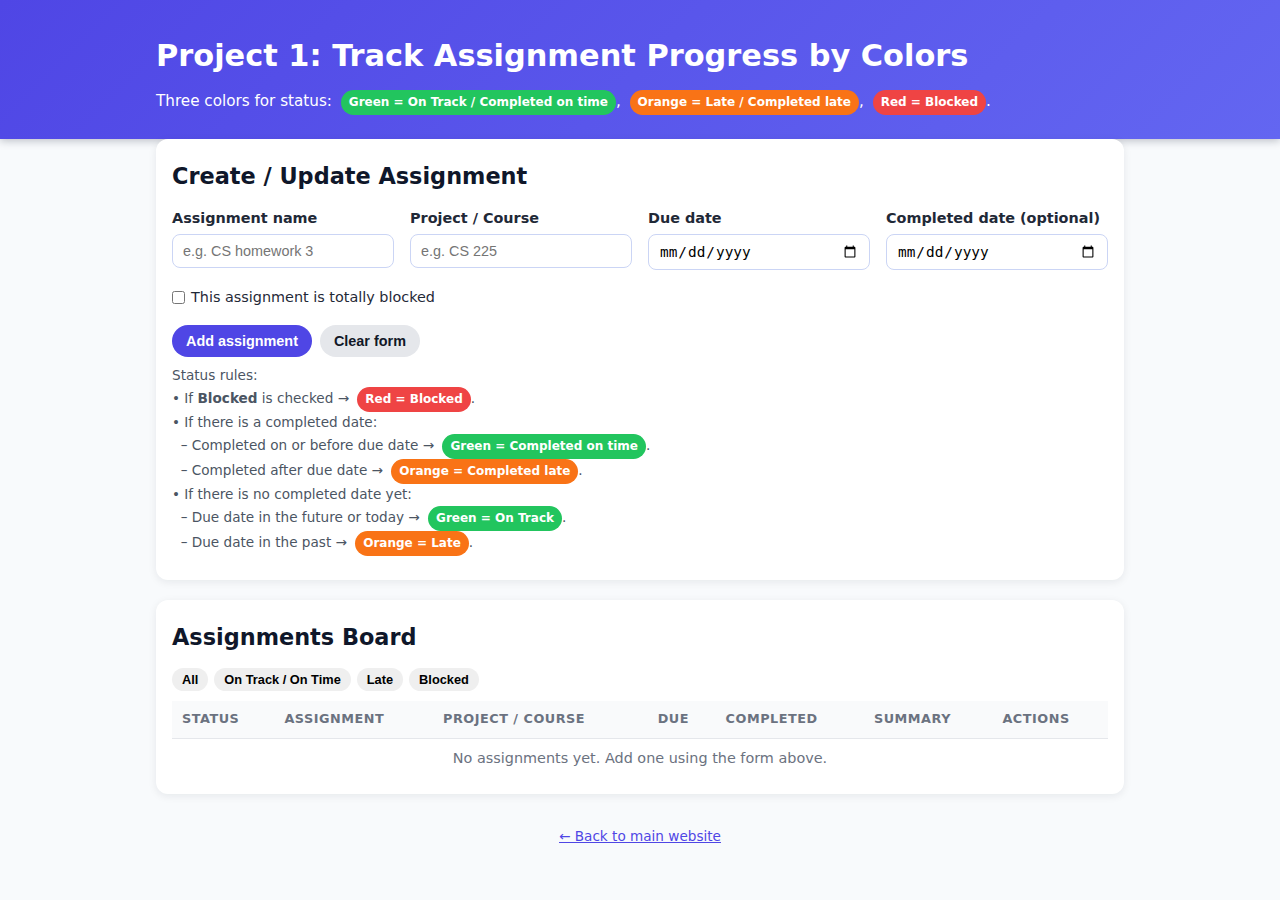
<file: project1/index.html>
<!DOCTYPE html>
<html lang="en">
<head>
  <meta charset="UTF-8" />
  <meta name="viewport" content="width=device-width, initial-scale=1.0" />
  <title>Project 1 - Assignment Progress by Colors</title>
  <link rel="stylesheet" href="styles.css" />
</head>
<body>
  <header class="app-header">
    <div class="container">
      <h1>Project 1: Track Assignment Progress by Colors</h1>
      <p class="subtitle">
        Three colors for status:
        <span class="status-pill status-meet">Green = On Track / Completed on time</span>,
        <span class="status-pill status-late">Orange = Late / Completed late</span>,
        <span class="status-pill status-blocked">Red = Blocked</span>.
      </p>
    </div>
  </header>

  <main class="container">
    <section class="create-section">
      <h2>Create / Update Assignment</h2>
      <form id="assignmentForm" class="assignment-form">
        <div class="form-row">
          <label for="name">Assignment name</label>
          <input type="text" id="name" name="name" required placeholder="e.g. CS homework 3" />
        </div>

        <div class="form-row">
          <label for="project">Project / Course</label>
          <input type="text" id="project" name="project" placeholder="e.g. CS 225" />
        </div>

        <div class="form-row">
          <label for="dueDate">Due date</label>
          <input type="date" id="dueDate" name="dueDate" required />
        </div>

        <div class="form-row">
          <label for="completedDate">Completed date (optional)</label>
          <input type="date" id="completedDate" name="completedDate" />
        </div>

        <div class="form-row checkbox-row">
          <label>
            <input type="checkbox" id="blocked" name="blocked" />
            This assignment is totally blocked
          </label>
        </div>

        <div class="form-actions">
          <button type="submit" class="btn primary" id="saveButton">Add assignment</button>
          <button type="button" class="btn ghost" id="resetButton">Clear form</button>
        </div>

        <input type="hidden" id="editId" />
      </form>
      <p class="note">
        Status rules:
        <br />
        • If <strong>Blocked</strong> is checked → <span class="status-pill status-blocked">Red = Blocked</span>.<br />
        • If there is a completed date:<br />
        &nbsp;&nbsp;– Completed on or before due date → <span class="status-pill status-meet">Green = Completed on time</span>.<br />
        &nbsp;&nbsp;– Completed after due date → <span class="status-pill status-late">Orange = Completed late</span>.<br />
        • If there is no completed date yet:<br />
        &nbsp;&nbsp;– Due date in the future or today → <span class="status-pill status-meet">Green = On Track</span>.<br />
        &nbsp;&nbsp;– Due date in the past → <span class="status-pill status-late">Orange = Late</span>.
      </p>
    </section>

    <section class="board-section">
      <h2>Assignments Board</h2>
      <div class="board-toolbar">
        <button type="button" class="btn small" id="filterAll">All</button>
        <button type="button" class="btn small" id="filterMeet">On Track / On Time</button>
        <button type="button" class="btn small" id="filterLate">Late</button>
        <button type="button" class="btn small" id="filterBlocked">Blocked</button>
      </div>
      <div class="board">
        <table class="assignments-table">
          <thead>
            <tr>
              <th>Status</th>
              <th>Assignment</th>
              <th>Project / Course</th>
              <th>Due</th>
              <th>Completed</th>
              <th>Summary</th>
              <th>Actions</th>
            </tr>
          </thead>
          <tbody id="assignmentsBody">
            <!-- rows inserted by script.js -->
          </tbody>
        </table>
        <p id="emptyState" class="empty-state">No assignments yet. Add one using the form above.</p>
      </div>
    </section>
  </main>

  <footer class="app-footer">
    <div class="container">
      <a href="/" class="back-link">← Back to main website</a>
    </div>
  </footer>

  <script src="script.js"></script>
</body>
</html>
</file>
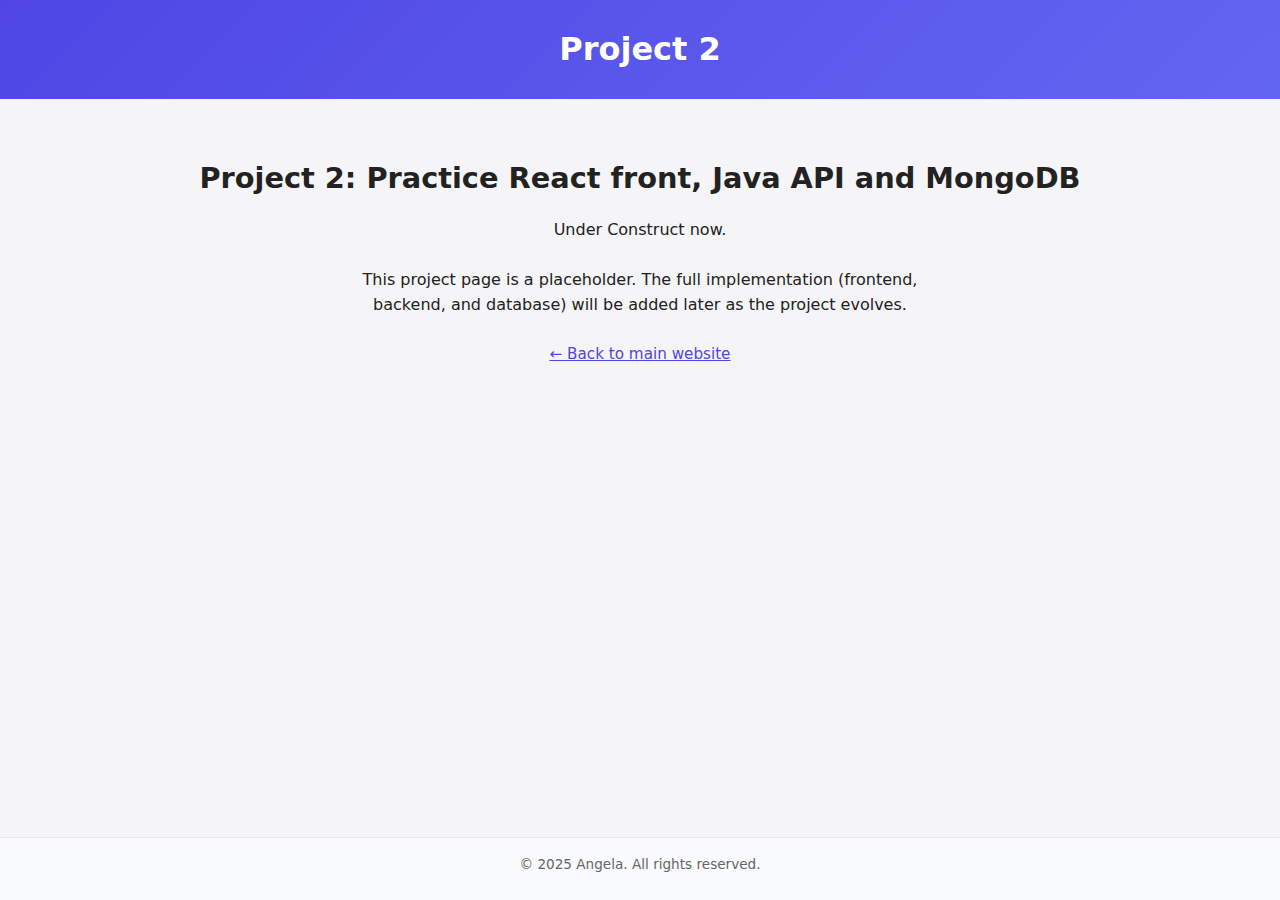
<file: project2/index.html>
<!DOCTYPE html>
<html lang="en">
<head>
  <meta charset="UTF-8" />
  <meta name="viewport" content="width=device-width, initial-scale=1.0" />
  <title>Project 2: Practice React front, Java API and MongoDB</title>
  <link rel="stylesheet" href="/assets/styles.css" />
</head>
<body class="project-page">
  <header class="project-page-header">
    <div class="container">
      <h1>Project 2</h1>
    </div>
  </header>

  <main class="project-page-main">
    <div class="container">
      <h2 class="project-page-title">Project 2: Practice React front, Java API and MongoDB</h2>
      <p class="project-page-status">Under Construct now.</p>
      <p style="text-align:center; max-width: 600px; margin: 0 auto;">
        This project page is a placeholder. The full implementation (frontend, backend, and database)
        will be added later as the project evolves.
      </p>
      <p style="text-align:center;">
        <a class="back-link" href="/">← Back to main website</a>
      </p>
    </div>
  </main>

  <footer class="site-footer">
    <div class="container">
      <p>&copy; 2025 Angela. All rights reserved.</p>
    </div>
  </footer>
</body>
</html>
</file>
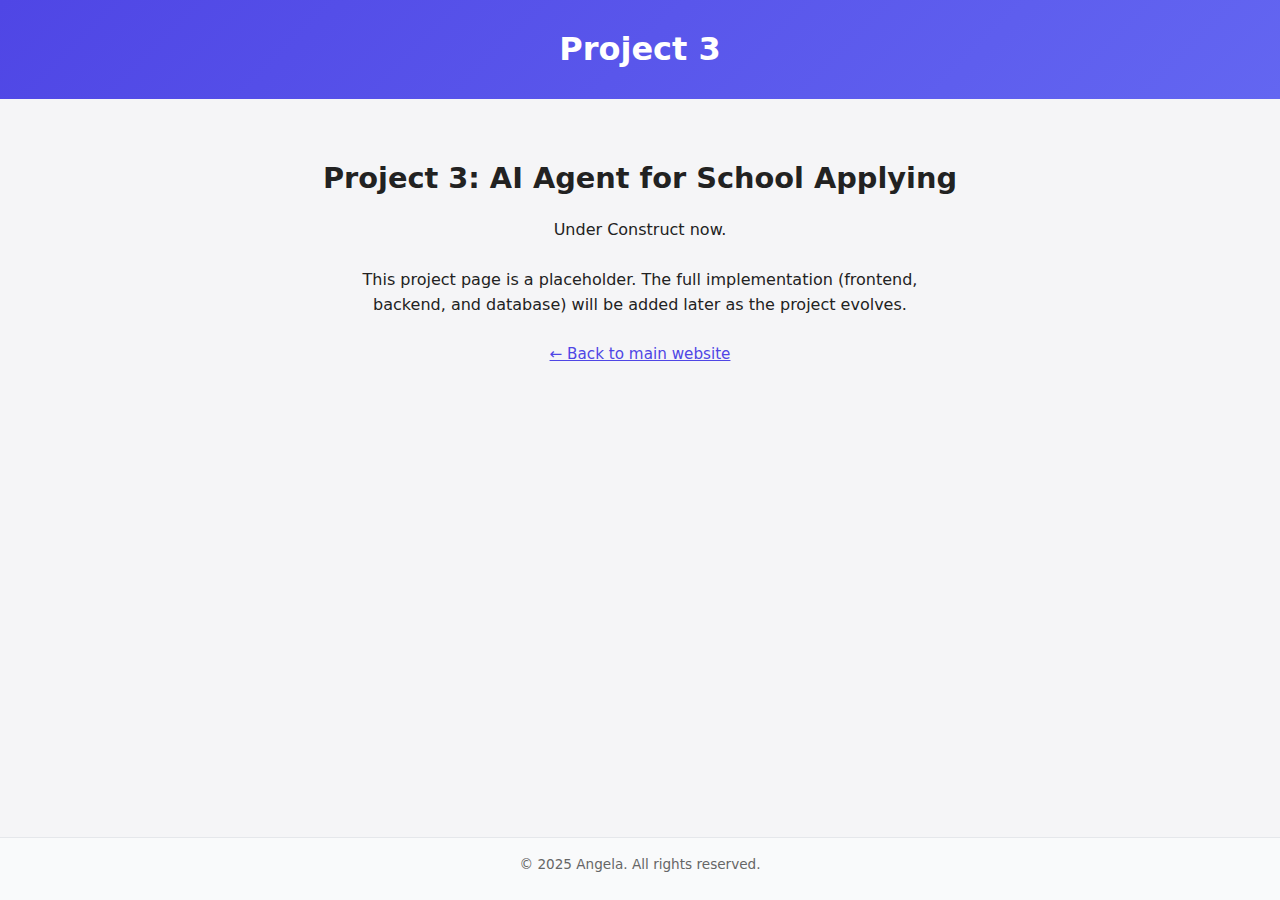
<file: project3/index.html>
<!DOCTYPE html>
<html lang="en">
<head>
  <meta charset="UTF-8" />
  <meta name="viewport" content="width=device-width, initial-scale=1.0" />
  <title>Project 3: AI Agent for School Applying</title>
  <link rel="stylesheet" href="/assets/styles.css" />
</head>
<body class="project-page">
  <header class="project-page-header">
    <div class="container">
      <h1>Project 3</h1>
    </div>
  </header>

  <main class="project-page-main">
    <div class="container">
      <h2 class="project-page-title">Project 3: AI Agent for School Applying</h2>
      <p class="project-page-status">Under Construct now.</p>
      <p style="text-align:center; max-width: 600px; margin: 0 auto;">
        This project page is a placeholder. The full implementation (frontend, backend, and database)
        will be added later as the project evolves.
      </p>
      <p style="text-align:center;">
        <a class="back-link" href="/">← Back to main website</a>
      </p>
    </div>
  </main>

  <footer class="site-footer">
    <div class="container">
      <p>&copy; 2025 Angela. All rights reserved.</p>
    </div>
  </footer>
</body>
</html>
</file>
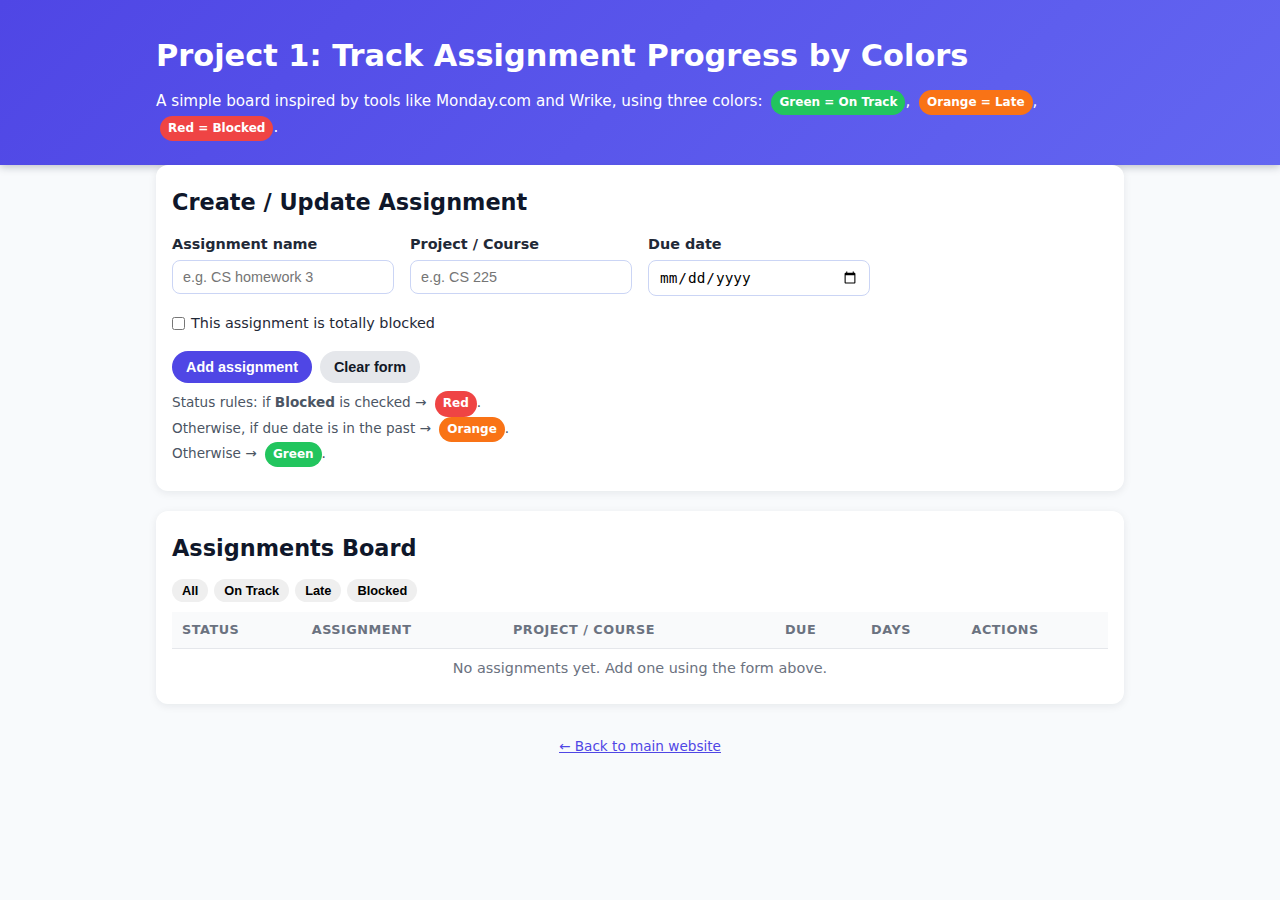
<file: project1/index_v2.html>
<!DOCTYPE html>
<html lang="en">
<head>
  <meta charset="UTF-8" />
  <meta name="viewport" content="width=device-width, initial-scale=1.0" />
  <title>Project 1 - Assignment Progress by Colors</title>
  <link rel="stylesheet" href="styles.css" />
</head>
<body>
  <header class="app-header">
    <div class="container">
      <h1>Project 1: Track Assignment Progress by Colors</h1>
      <p class="subtitle">
        A simple board inspired by tools like Monday.com and Wrike, using three colors:
        <span class="status-pill status-meet">Green = On Track</span>,
        <span class="status-pill status-late">Orange = Late</span>,
        <span class="status-pill status-blocked">Red = Blocked</span>.
      </p>
    </div>
  </header>

  <main class="container">
    <section class="create-section">
      <h2>Create / Update Assignment</h2>
      <form id="assignmentForm" class="assignment-form">
        <div class="form-row">
          <label for="name">Assignment name</label>
          <input type="text" id="name" name="name" required placeholder="e.g. CS homework 3" />
        </div>

        <div class="form-row">
          <label for="project">Project / Course</label>
          <input type="text" id="project" name="project" placeholder="e.g. CS 225" />
        </div>

        <div class="form-row">
          <label for="dueDate">Due date</label>
          <input type="date" id="dueDate" name="dueDate" required />
        </div>

        <div class="form-row checkbox-row">
          <label>
            <input type="checkbox" id="blocked" name="blocked" />
            This assignment is totally blocked
          </label>
        </div>

        <div class="form-actions">
          <button type="submit" class="btn primary" id="saveButton">Add assignment</button>
          <button type="button" class="btn ghost" id="resetButton">Clear form</button>
        </div>

        <input type="hidden" id="editId" />
      </form>
      <p class="note">
        Status rules: if <strong>Blocked</strong> is checked → <span class="status-pill status-blocked">Red</span>.<br />
        Otherwise, if due date is in the past → <span class="status-pill status-late">Orange</span>.<br />
        Otherwise → <span class="status-pill status-meet">Green</span>.
      </p>
    </section>

    <section class="board-section">
      <h2>Assignments Board</h2>
      <div class="board-toolbar">
        <button type="button" class="btn small" id="filterAll">All</button>
        <button type="button" class="btn small" id="filterMeet">On Track</button>
        <button type="button" class="btn small" id="filterLate">Late</button>
        <button type="button" class="btn small" id="filterBlocked">Blocked</button>
      </div>
      <div class="board">
        <table class="assignments-table">
          <thead>
            <tr>
              <th>Status</th>
              <th>Assignment</th>
              <th>Project / Course</th>
              <th>Due</th>
              <th>Days</th>
              <th>Actions</th>
            </tr>
          </thead>
          <tbody id="assignmentsBody">
            <!-- rows inserted by script.js -->
          </tbody>
        </table>
        <p id="emptyState" class="empty-state">No assignments yet. Add one using the form above.</p>
      </div>
    </section>
  </main>

  <footer class="app-footer">
    <div class="container">
      <a href="/" class="back-link">← Back to main website</a>
    </div>
  </footer>

  <script src="script.js"></script>
</body>
</html>
</file>
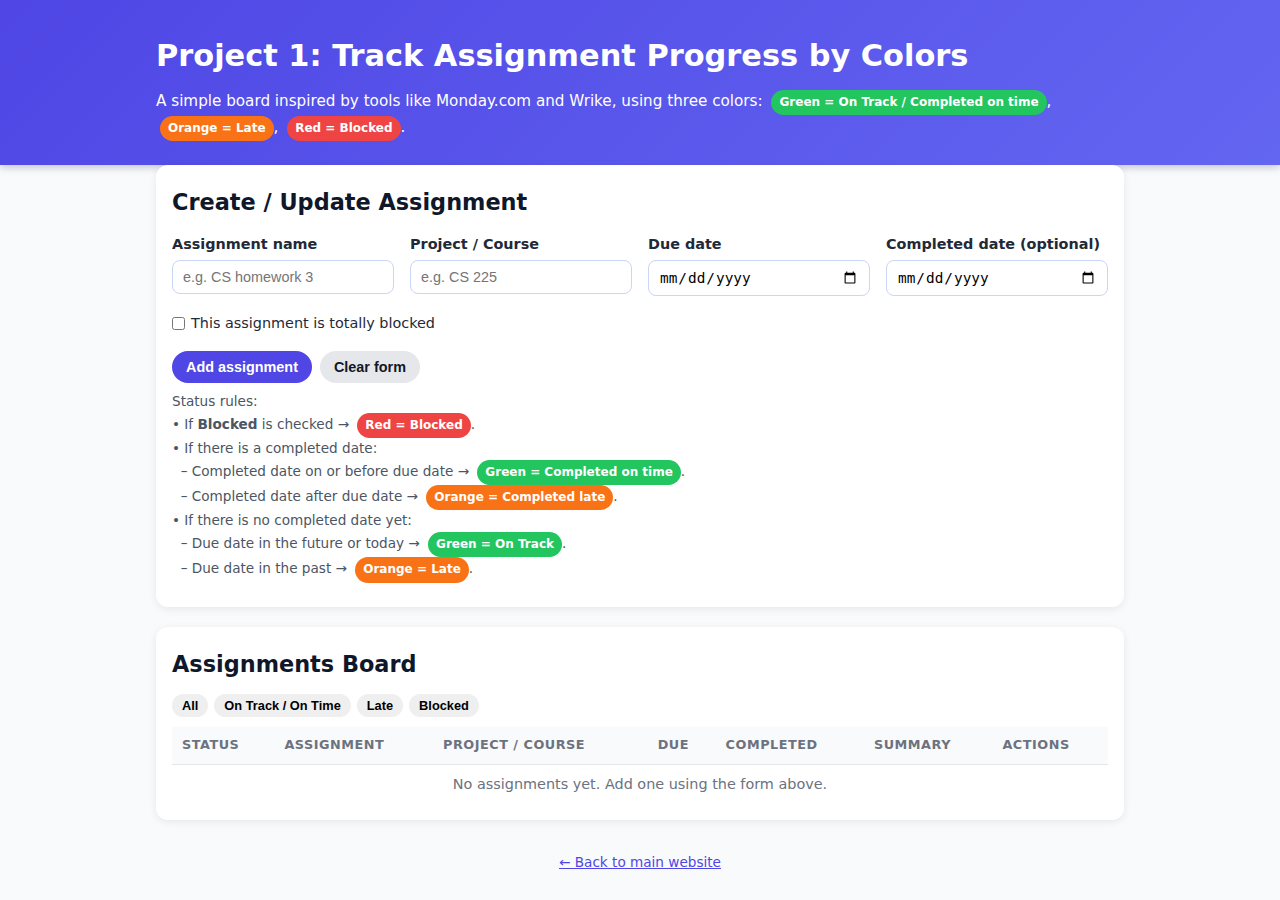
<file: project1/index_v22.html>
<!DOCTYPE html>
<html lang="en">
<head>
  <meta charset="UTF-8" />
  <meta name="viewport" content="width=device-width, initial-scale=1.0" />
  <title>Project 1 - Assignment Progress by Colors</title>
  <link rel="stylesheet" href="styles.css" />
</head>
<body>
  <header class="app-header">
    <div class="container">
      <h1>Project 1: Track Assignment Progress by Colors</h1>
      <p class="subtitle">
        A simple board inspired by tools like Monday.com and Wrike, using three colors:
        <span class="status-pill status-meet">Green = On Track / Completed on time</span>,
        <span class="status-pill status-late">Orange = Late</span>,
        <span class="status-pill status-blocked">Red = Blocked</span>.
      </p>
    </div>
  </header>

  <main class="container">
    <section class="create-section">
      <h2>Create / Update Assignment</h2>
      <form id="assignmentForm" class="assignment-form">
        <div class="form-row">
          <label for="name">Assignment name</label>
          <input type="text" id="name" name="name" required placeholder="e.g. CS homework 3" />
        </div>

        <div class="form-row">
          <label for="project">Project / Course</label>
          <input type="text" id="project" name="project" placeholder="e.g. CS 225" />
        </div>

        <div class="form-row">
          <label for="dueDate">Due date</label>
          <input type="date" id="dueDate" name="dueDate" required />
        </div>

        <div class="form-row">
          <label for="completedDate">Completed date (optional)</label>
          <input type="date" id="completedDate" name="completedDate" />
        </div>

        <div class="form-row checkbox-row">
          <label>
            <input type="checkbox" id="blocked" name="blocked" />
            This assignment is totally blocked
          </label>
        </div>

        <div class="form-actions">
          <button type="submit" class="btn primary" id="saveButton">Add assignment</button>
          <button type="button" class="btn ghost" id="resetButton">Clear form</button>
        </div>

        <input type="hidden" id="editId" />
      </form>
      <p class="note">
        Status rules:
        <br />
        • If <strong>Blocked</strong> is checked → <span class="status-pill status-blocked">Red = Blocked</span>.<br />
        • If there is a completed date:<br />
        &nbsp;&nbsp;– Completed date on or before due date → <span class="status-pill status-meet">Green = Completed on time</span>.<br />
        &nbsp;&nbsp;– Completed date after due date → <span class="status-pill status-late">Orange = Completed late</span>.<br />
        • If there is no completed date yet:<br />
        &nbsp;&nbsp;– Due date in the future or today → <span class="status-pill status-meet">Green = On Track</span>.<br />
        &nbsp;&nbsp;– Due date in the past → <span class="status-pill status-late">Orange = Late</span>.
      </p>
    </section>

    <section class="board-section">
      <h2>Assignments Board</h2>
      <div class="board-toolbar">
        <button type="button" class="btn small" id="filterAll">All</button>
        <button type="button" class="btn small" id="filterMeet">On Track / On Time</button>
        <button type="button" class="btn small" id="filterLate">Late</button>
        <button type="button" class="btn small" id="filterBlocked">Blocked</button>
      </div>
      <div class="board">
        <table class="assignments-table">
          <thead>
            <tr>
              <th>Status</th>
              <th>Assignment</th>
              <th>Project / Course</th>
              <th>Due</th>
              <th>Completed</th>
              <th>Summary</th>
              <th>Actions</th>
            </tr>
          </thead>
          <tbody id="assignmentsBody">
            <!-- rows inserted by script.js -->
          </tbody>
        </table>
        <p id="emptyState" class="empty-state">No assignments yet. Add one using the form above.</p>
      </div>
    </section>
  </main>

  <footer class="app-footer">
    <div class="container">
      <a href="/" class="back-link">← Back to main website</a>
    </div>
  </footer>

  <script src="script.js"></script>
</body>
</html>
</file>
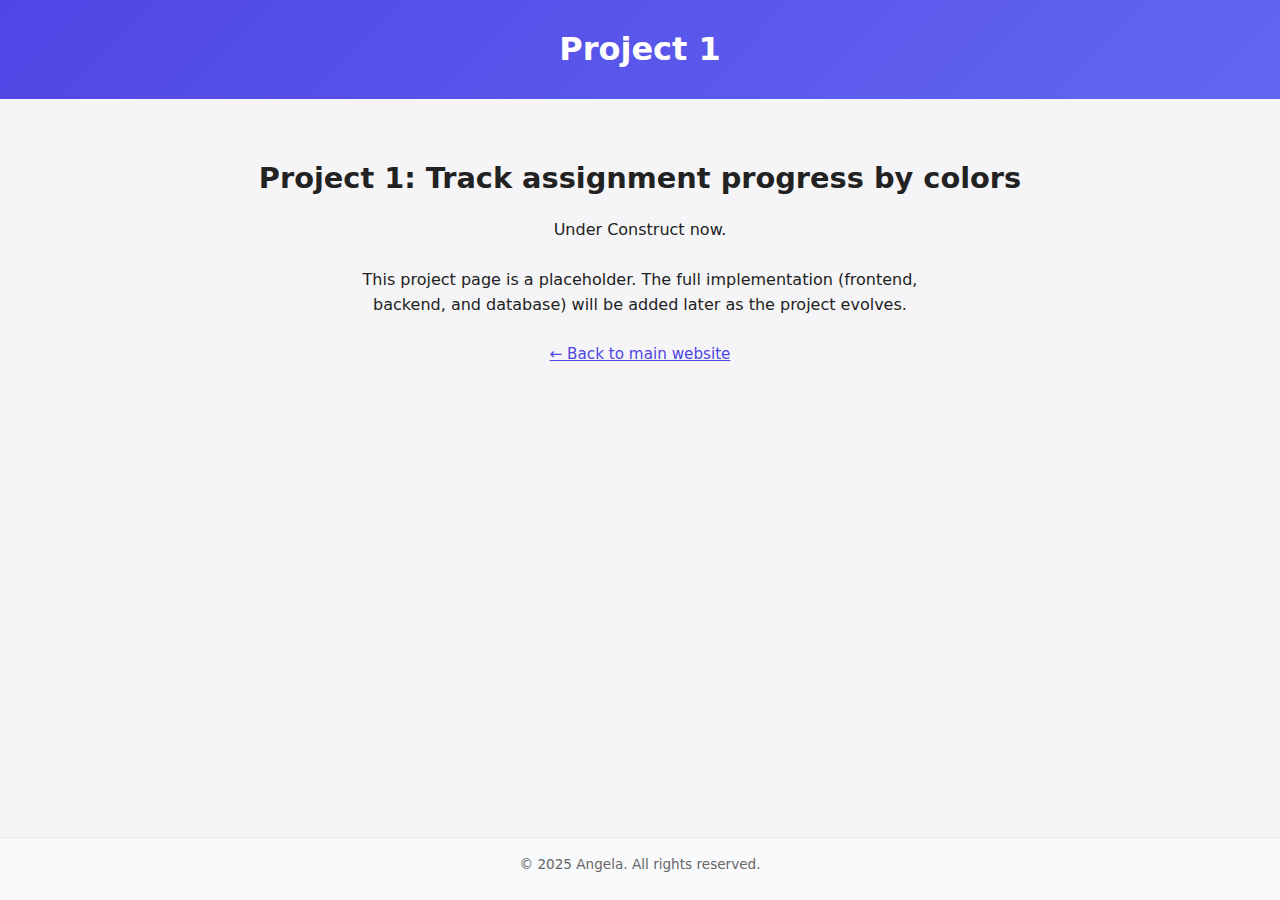
<file: project1/index_version1.html>
<!DOCTYPE html>
<html lang="en">
<head>
  <meta charset="UTF-8" />
  <meta name="viewport" content="width=device-width, initial-scale=1.0" />
  <title>Project 1: Track assignment progress by colors</title>
  <link rel="stylesheet" href="/assets/styles.css" />
</head>
<body class="project-page">
  <header class="project-page-header">
    <div class="container">
      <h1>Project 1</h1>
    </div>
  </header>

  <main class="project-page-main">
    <div class="container">
      <h2 class="project-page-title">Project 1: Track assignment progress by colors</h2>
      <p class="project-page-status">Under Construct now.</p>
      <p style="text-align:center; max-width: 600px; margin: 0 auto;">
        This project page is a placeholder. The full implementation (frontend, backend, and database)
        will be added later as the project evolves.
      </p>
      <p style="text-align:center;">
        <a class="back-link" href="/">← Back to main website</a>
      </p>
    </div>
  </main>

  <footer class="site-footer">
    <div class="container">
      <p>&copy; 2025 Angela. All rights reserved.</p>
    </div>
  </footer>
</body>
</html>
</file>
<file: project1/styles.css>
*,
*::before,
*::after {
  box-sizing: border-box;
  margin: 0;
  padding: 0;
}

body {
  font-family: system-ui, -apple-system, BlinkMacSystemFont, "Segoe UI", sans-serif;
  background-color: #f8fafc;
  color: #0f172a;
  line-height: 1.6;
}

a {
  color: inherit;
  text-decoration: none;
}

.container {
  max-width: 1000px;
  margin: 0 auto;
  padding: 0 16px;
}

.app-header {
  background: linear-gradient(135deg, #4f46e5, #6366f1);
  color: #fff;
  padding: 32px 0 24px;
  box-shadow: 0 2px 8px rgba(15, 23, 42, 0.25);
}

.app-header h1 {
  font-size: 1.9rem;
  margin-bottom: 8px;
}

.subtitle {
  font-size: 0.95rem;
}

.status-pill {
  display: inline-block;
  padding: 3px 8px;
  border-radius: 999px;
  font-size: 0.75rem;
  font-weight: 600;
  color: #fff;
  margin-left: 4px;
}

.status-meet {
  background-color: #22c55e;
}

.status-late {
  background-color: #f97316;
}

.status-blocked {
  background-color: #ef4444;
}

main {
  padding: 24px 0 32px;
}

.create-section,
.board-section {
  background-color: #ffffff;
  border-radius: 12px;
  padding: 20px 16px 24px;
  margin-bottom: 20px;
  box-shadow: 0 2px 8px rgba(15, 23, 42, 0.08);
}

.create-section h2,
.board-section h2 {
  font-size: 1.4rem;
  margin-bottom: 12px;
}

.assignment-form {
  display: grid;
  grid-template-columns: repeat(auto-fit, minmax(220px, 1fr));
  gap: 12px 16px;
  margin-bottom: 8px;
}

.form-row {
  display: flex;
  flex-direction: column;
  gap: 4px;
}

.form-row label {
  font-size: 0.9rem;
  font-weight: 600;
  color: #1f2937;
}

.form-row input[type="text"],
.form-row input[type="date"] {
  padding: 8px 10px;
  border-radius: 8px;
  border: 1px solid #cbd5f5;
  font-size: 0.9rem;
}

.checkbox-row {
  grid-column: 1 / -1;
  padding-top: 4px;
}

.checkbox-row label {
  display: flex;
  align-items: center;
  gap: 6px;
  font-weight: 500;
}

.form-actions {
  grid-column: 1 / -1;
  display: flex;
  gap: 8px;
  margin-top: 4px;
}

.btn {
  border: none;
  border-radius: 999px;
  padding: 8px 14px;
  font-size: 0.9rem;
  font-weight: 600;
  cursor: pointer;
  display: inline-flex;
  align-items: center;
  justify-content: center;
}

.btn.primary {
  background-color: #4f46e5;
  color: #fff;
}

.btn.ghost {
  background-color: #e5e7eb;
  color: #111827;
}

.btn.small {
  padding: 4px 10px;
  font-size: 0.8rem;
}

.btn:hover {
  opacity: 0.9;
}

.note {
  font-size: 0.85rem;
  color: #4b5563;
  margin-top: 6px;
}

.board-toolbar {
  display: flex;
  gap: 6px;
  margin-bottom: 10px;
}

.board {
  overflow-x: auto;
}

.assignments-table {
  width: 100%;
  border-collapse: collapse;
  font-size: 0.9rem;
}

.assignments-table th,
.assignments-table td {
  padding: 8px 10px;
  border-bottom: 1px solid #e5e7eb;
  text-align: left;
  vertical-align: middle;
}

.assignments-table th {
  font-size: 0.8rem;
  text-transform: uppercase;
  letter-spacing: 0.04em;
  color: #6b7280;
  background-color: #f9fafb;
}

.status-dot {
  width: 14px;
  height: 14px;
  border-radius: 999px;
  display: inline-block;
}

.status-dot.meet {
  background-color: #22c55e;
}

.status-dot.late {
  background-color: #f97316;
}

.status-dot.blocked {
  background-color: #ef4444;
}

.status-label {
  font-size: 0.8rem;
  margin-left: 6px;
  font-weight: 600;
}

.assignment-name {
  font-weight: 600;
}

.project-name {
  color: #4b5563;
}

.date-text {
  font-variant-numeric: tabular-nums;
}

.summary-text {
  font-size: 0.85rem;
}

.summary-on-time {
  color: #16a34a;
}

.summary-late {
  color: #dc2626;
}

.summary-upcoming {
  color: #0f766e;
}

.summary-overdue {
  color: #b91c1c;
}

.actions-cell button {
  font-size: 0.8rem;
  padding: 4px 8px;
  border-radius: 999px;
  border: none;
  cursor: pointer;
  margin-right: 4px;
}

.actions-cell .edit-btn {
  background-color: #e0f2fe;
  color: #0369a1;
}

.actions-cell .delete-btn {
  background-color: #fee2e2;
  color: #b91c1c;
}

.empty-state {
  font-size: 0.9rem;
  color: #6b7280;
  text-align: center;
  margin-top: 8px;
}

.app-footer {
  padding: 12px 0 24px;
  text-align: center;
  font-size: 0.85rem;
  color: #6b7280;
}

.back-link {
  text-decoration: underline;
  color: #4f46e5;
}

@media (max-width: 640px) {
  .assignment-form {
    grid-template-columns: 1fr;
  }
}
</file>
<file: assets/styles.css>
* {
  box-sizing: border-box;
  margin: 0;
  padding: 0;
}

body {
  font-family: system-ui, -apple-system, BlinkMacSystemFont, "Segoe UI", sans-serif;
  background-color: #f5f5f7;
  color: #222;
  line-height: 1.6;
}

a {
  color: inherit;
  text-decoration: none;
}

.container {
  max-width: 960px;
  margin: 0 auto;
  padding: 0 16px;
}

.site-header {
  background: linear-gradient(135deg, #4f46e5, #6366f1);
  color: #fff;
  padding: 40px 0 32px;
  text-align: center;
  box-shadow: 0 2px 6px rgba(0, 0, 0, 0.1);
}

.site-title {
  font-size: 2.4rem;
  margin-bottom: 8px;
}

.site-subtitle {
  font-size: 1.1rem;
  opacity: 0.9;
  margin-bottom: 8px;
}

.site-email a {
  font-weight: 600;
  text-decoration: underline;
}

main {
  padding: 32px 0 40px;
}

.section-title {
  font-size: 1.6rem;
  margin-bottom: 20px;
  text-align: center;
}

.projects-section {
  margin-top: 8px;
}

.projects-grid {
  display: flex;
  flex-wrap: wrap;
  gap: 20px;
  justify-content: center;
}

.project-card {
  background-color: #fff;
  border-radius: 12px;
  padding: 16px;
  width: 280px;
  box-shadow: 0 2px 6px rgba(15, 23, 42, 0.08);
  transition: transform 0.15s ease, box-shadow 0.15s ease;
  display: flex;
  flex-direction: column;
  align-items: stretch;
}

.project-card:hover {
  transform: translateY(-3px);
  box-shadow: 0 4px 12px rgba(15, 23, 42, 0.16);
}

.project-image {
  border-radius: 10px;
  height: 140px;
  margin-bottom: 12px;
}

/* Simple color-coded placeholders for now */
.project-image-1 {
  background: linear-gradient(135deg, #22c55e, #16a34a);
}

.project-image-2 {
  background: linear-gradient(135deg, #0ea5e9, #6366f1);
}

.project-image-3 {
  background: linear-gradient(135deg, #f97316, #ec4899);
}

.project-title {
  font-size: 1.05rem;
  margin-bottom: 6px;
}

.project-description {
  font-size: 0.92rem;
  color: #555;
}

.site-footer {
  padding: 16px 0 24px;
  text-align: center;
  font-size: 0.85rem;
  color: #666;
  border-top: 1px solid #e5e7eb;
  background-color: #f9fafb;
}

/* Project detail pages */
.project-page {
  min-height: 100vh;
  display: flex;
  flex-direction: column;
}

.project-page-header {
  background: linear-gradient(135deg, #4f46e5, #6366f1);
  color: #fff;
  padding: 24px 0;
  text-align: center;
  margin-bottom: 24px;
}

.project-page-main {
  flex: 1;
  padding-bottom: 32px;
}

.project-page-title {
  font-size: 1.8rem;
  margin-bottom: 16px;
  text-align: center;
}

.project-page-status {
  font-size: 1rem;
  text-align: center;
  margin-bottom: 24px;
}

.back-link {
  display: inline-block;
  margin-top: 24px;
  font-size: 0.95rem;
  text-decoration: underline;
  color: #4f46e5;
}

@media (max-width: 640px) {
  .projects-grid {
    flex-direction: column;
    align-items: stretch;
  }

  .project-card {
    width: 100%;
  }
}
</file>
